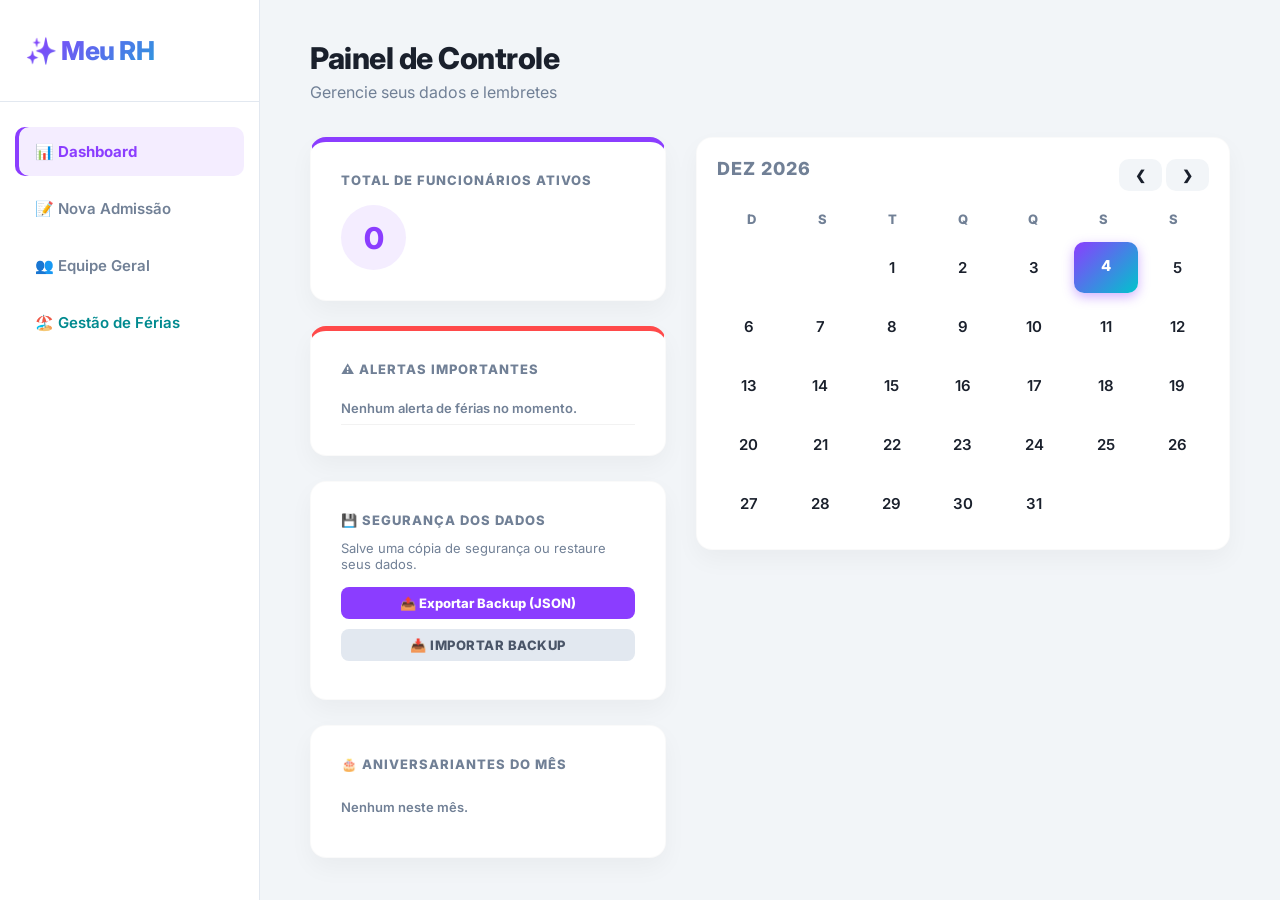
<file: index.html>
<!DOCTYPE html>
<html lang="pt-BR">
<head>
    <meta charset="UTF-8">
    <meta name="viewport" content="width=device-width, initial-scale=1.0">
    <title>Sistema de Gestão RH</title>
    <link href="https://fonts.googleapis.com/css2?family=Inter:wght@400;500;600;700;800&display=swap" rel="stylesheet">
    <link rel="stylesheet" href="style.css">
    <link rel="stylesheet" href="impressao.css" media="print">
</head>
<body>

    <div id="toast-container"></div>

    <aside class="sidebar">
        <div class="logo">
            <h2>✨ Meu RH</h2>
        </div>
        <nav class="menu">
            <button class="menu-item ativo" onclick="mudarAba(event, 'tela-dashboard')">📊 Dashboard</button>
            <button class="menu-item" onclick="mudarAba(event, 'tela-admissao')">📝 Nova Admissão</button>
            <button class="menu-item" onclick="mudarAba(event, 'tela-equipe')">👥 Equipe Geral</button>
            <button class="menu-item" onclick="mudarAba(event, 'tela-ferias')" style="color: #008A8F;">🏖️ Gestão de Férias</button>
        </nav>
    </aside>

    <main class="main-content">

        <!-- DASHBOARD -->
        <section id="tela-dashboard" class="aba ativa">
            <div class="header-tela">
                <h1>Painel de Controle</h1>
                <p>Gerencie seus dados e lembretes</p>
            </div>
            
            <div class="dashboard-grid">
                <div class="coluna-cards">
                    <div class="card card-destaque">
                        <h3>Total de Funcionários Ativos</h3>
                        <div class="numero-circulo circulo-roxo" id="contador-funcionarios">0</div>
                    </div>
                    
                    <div class="card" style="border-top: 5px solid var(--perigo);">
                        <h3>⚠️ Alertas Importantes</h3>
                        <ul id="lista-alertas" class="lista-simples">
                            <li style="color: var(--texto-cinza);">Nenhum alerta no momento.</li>
                        </ul>
                    </div>
                    
                    <div class="card">
                        <h3>💾 Segurança dos Dados</h3>
                        <p style="font-size: 13px; color: #718096; margin-bottom: 15px;">Salve uma cópia de segurança ou restaure seus dados.</p>
                        <div style="display: flex; gap: 10px; flex-direction: column;">
                            <button class="btn-acao" onclick="exportarBackup()" style="background-color: #8B3DFF; color: white; width: 100%;">📤 Exportar Backup (JSON)</button>
                            <label class="btn-acao" style="background-color: #E2E8F0; color: #4A5568; width: 100%; text-align: center; cursor: pointer;">
                                📥 Importar Backup
                                <input type="file" id="importarJson" accept=".json" style="display: none;" onchange="importarBackup(event)">
                            </label>
                        </div>
                    </div>

                    <div class="card">
                        <h3>🎂 Aniversariantes do Mês</h3>
                        <ul id="lista-aniversariantes" class="lista-simples"></ul>
                    </div>
                </div>

                <div class="coluna-ferramentas">
                    <div class="card" style="padding: 20px;">
                        <div class="calendario-header">
                            <h3 id="mes-ano-display" style="font-size: 18px; font-weight: 800;">MÊS ANO</h3>
                            <div>
                                <button class="btn-cal" onclick="mudarMes(-1)">&#10094;</button>
                                <button class="btn-cal" onclick="mudarMes(1)">&#10095;</button>
                            </div>
                        </div>
                        <div class="dias-semana"><span>D</span><span>S</span><span>T</span><span>Q</span><span>Q</span><span>S</span><span>S</span></div>
                        <div id="dias-grid" class="dias-grid"></div>
                    </div>

                    <div class="card" id="painel-notas-dia" style="display: none; border-left: 4px solid #00C4CC;">
                        <div style="display: flex; justify-content: space-between; align-items: center; margin-bottom: 10px;">
                            <h3 id="titulo-notas-dia" style="color: #00C4CC; font-weight: 800;">Anotações</h3>
                            <button onclick="fecharNotasDia()" style="background:none; border:none; cursor:pointer; font-size: 16px;">✖</button>
                        </div>
                        <textarea id="texto-nota-dia"></textarea>
                        <button class="btn-acao btn-editar" onclick="salvarNotaDia()" style="width: 100%; padding: 12px; margin-top: 10px;">Salvar</button>
                    </div>
                </div>
            </div>
        </section>

        <!-- FORMULÁRIO DE ADMISSÃO / EDIÇÃO -->
        <section id="tela-admissao" class="aba">
            <div class="container" style="max-width: 1000px;">
                <h1>Ficha do Colaborador</h1>
                
                <div class="form-tabs" style="display: flex; gap: 10px; margin-bottom: 20px; border-bottom: 1px solid var(--borda); padding-bottom: 10px; overflow-x: auto;">
                    <button type="button" class="btn-form-tab ativo" onclick="mudarAbaForm('tab-dados')">Dados Gerais</button>
                    <button type="button" class="btn-form-tab" onclick="mudarAbaForm('tab-ferias')">Controle de Férias e 13º</button>
                    <button type="button" class="btn-form-tab" onclick="mudarAbaForm('tab-notas')">Notas Internas</button>
                </div>

                <form id="formFuncionario">
                    <!-- ABA: DADOS GERAIS -->
                    <div id="tab-dados" class="form-tab-content" style="display: grid; grid-template-columns: 1fr 1fr; gap: 20px;">
                        <h3 class="form-section-title">👤 Dados Pessoais</h3>
                        <div class="form-group full-width"><label for="nome">Nome Completo</label><input type="text" id="nome" required></div>
                        <div class="form-group"><label for="dataNascimento">Data de Nascimento</label><input type="date" id="dataNascimento" required></div>
                        <div class="form-group"><label for="cpf">CPF</label><input type="text" id="cpf" required maxlength="14"></div>
                        <div class="form-group"><label for="nomeMae">Nome da Mãe</label><input type="text" id="nomeMae"></div>
                        <div class="form-group"><label for="nomePai">Nome do Pai</label><input type="text" id="nomePai"></div>

                        <h3 class="form-section-title">📍 Endereço</h3>
                        <div class="form-group"><label for="cep">CEP</label><input type="text" id="cep" maxlength="9" onblur="buscarCEP(this.value)" placeholder="00000-000"></div>
                        <div class="form-group"><label for="logradouro">Rua / Logradouro</label><input type="text" id="logradouro"></div>
                        <div style="display: flex; gap: 10px;" class="form-group full-width box-endereco-flex">
                            <div style="flex: 1;"><label for="numeroEnd">Número</label><input type="text" id="numeroEnd"></div>
                            <div style="flex: 2;"><label for="bairro">Bairro</label><input type="text" id="bairro"></div>
                            <div style="flex: 2;"><label for="cidade">Cidade</label><input type="text" id="cidade"></div>
                            <div style="flex: 1;"><label for="uf">UF</label><input type="text" id="uf" maxlength="2"></div>
                        </div>

                        <h3 class="form-section-title">📄 Documentos</h3>
                        <div class="form-group"><label for="rg">RG</label><input type="text" id="rg"></div>
                        <div class="form-group"><label for="pis">PIS</label><input type="text" id="pis"></div>
                        <div class="form-group"><label for="reservista">Certif. Reservista</label><input type="text" id="reservista"></div>
                        <div class="form-group"><label for="ctpsNumero">CTPS (Nº / Série-UF)</label>
                            <div style="display: flex; gap: 10px;">
                                <input type="text" id="ctpsNumero" style="flex: 2;">
                                <input type="text" id="ctpsSerie" style="flex: 1;" placeholder="Série">
                            </div>
                        </div>
                        <div class="form-group"><label for="eleitorNumero">Tít. Eleitor (Nº - Zona/Seção)</label>
                            <div style="display: flex; gap: 10px;">
                                <input type="text" id="eleitorNumero" style="flex: 2;">
                                <input type="text" id="eleitorZona" style="flex: 1;" placeholder="Zona">
                                <input type="text" id="eleitorSecao" style="flex: 1;" placeholder="Seção">
                            </div>
                        </div>

                        <h3 class="form-section-title">💼 Contrato</h3>
                        <div class="form-group"><label for="dataAdmissao">Data de Admissão</label><input type="date" id="dataAdmissao" required></div>
                        <div class="form-group"><label for="statusFunc">Status</label>
                            <select id="statusFunc" required onchange="verificarStatus()">
                                <option value="Ativo">Ativo</option><option value="Férias">De Férias</option><option value="Afastado">Afastado</option><option value="Demitido">Demitido</option>
                            </select>
                        </div>
                        <div class="form-group full-width box-demissao" id="boxDemissao"><label for="dataDemissao" style="color: #B23434;">Data de Demissão</label><input type="date" id="dataDemissao"></div>
                        <div class="form-group"><label for="departamento">Departamento</label><input type="text" id="departamento" required></div>
                        <div class="form-group"><label for="cargo">Cargo</label><input type="text" id="cargo" required></div>
                        <div class="form-group full-width"><label for="salario">Salário Bruto</label><input type="text" id="salario" required></div>

                        <h3 class="form-section-title">🏦 Dados Bancários</h3>
                        <div class="form-group"><label for="banco">Banco / Agência</label>
                            <div style="display: flex; gap: 10px;">
                                <input type="text" id="banco" placeholder="Ex: Itaú" style="flex: 2;">
                                <input type="text" id="agencia" placeholder="Agência" style="flex: 1;">
                            </div>
                        </div>
                        <div class="form-group"><label for="conta">Conta / PIX</label>
                            <div style="display: flex; gap: 10px;">
                                <input type="text" id="conta" placeholder="Conta" style="flex: 1;">
                                <input type="text" id="chavePix" placeholder="Chave PIX" style="flex: 1;">
                            </div>
                        </div>

                        <h3 class="form-section-title">👨‍👩‍👧‍👦 Dependentes</h3>
                        <div class="form-group full-width" id="lista-dependentes-container"></div>
                        <button type="button" class="btn-acao btn-perfil" onclick="adicionarDependente()" style="grid-column: span 2; padding: 12px;">+ Adicionar Dependente</button>

                        <h3 class="form-section-title">📎 Anexos</h3>
                        <div class="form-group"><label for="docRG">Cópia RG/CPF (Img/PDF)</label><input type="file" id="docRG"></div>
                        <div class="form-group"><label for="docCTPS">Cópia CTPS (Img/PDF)</label><input type="file" id="docCTPS"></div>
                    </div>

                    <!-- ABA: FÉRIAS E 13º -->
                    <div id="tab-ferias" class="form-tab-content" style="display: none; grid-template-columns: 1fr 1fr; gap: 20px;">
                        <div class="card card-destaque" style="grid-column: span 2; border-top-color: var(--secundaria);">
                            <h3 style="color: var(--secundaria); font-size: 16px; margin-bottom: 5px;">Atenção: A nova Gestão de Férias!</h3>
                            <p style="font-size: 14px; color: #718096; line-height: 1.5;">O agendamento e desconto automático de dias de férias foi movido para a nova aba <strong>🏖️ Gestão de Férias</strong> no menu lateral. Use lá para lançar os dias tirados e ter a matemática automática!</p>
                        </div>

                        <h3 class="form-section-title">💰 13º Salário</h3>
                        <div class="form-group">
                            <label for="decimoStatus">Antecipação (1ª Parcela)</label>
                            <select id="decimoStatus">
                                <option value="Não Solicitado">Não Solicitado / Não Pago</option>
                                <option value="Pago nas Férias">Pago junto com Férias</option>
                                <option value="Adiantado (Novembro)">Adiantamento Pago</option>
                            </select>
                        </div>
                        <div class="form-group">
                            <label for="decimoValorAdiantado">Valor Adiantado (R$)</label>
                            <input type="text" id="decimoValorAdiantado" placeholder="R$ 0,00" oninput="formatarMoeda(event)">
                        </div>
                    </div>

                    <!-- ABA: NOTAS INTERNAS -->
                    <div id="tab-notas" class="form-tab-content" style="display: none; grid-template-columns: 1fr; gap: 20px;">
                        <h3 class="form-section-title">📝 Anotações do RH</h3>
                        <div class="form-group full-width">
                            <textarea id="notasInternas" rows="12" style="width: 100%; padding: 15px; border: 2px solid var(--borda); border-radius: 8px; font-size: 14px; outline: none; resize: vertical;" placeholder="Anotações internas..."></textarea>
                        </div>
                    </div>

                    <button type="submit" class="btn-cadastrar" id="btnSubmit" style="grid-column: span 2; margin-top: 30px;">✨ Salvar Ficha Completa</button>
                </form>
            </div>
        </section>

        <!-- NOVA ABA: GESTÃO DE FÉRIAS -->
        <section id="tela-ferias" class="aba">
            <div class="table-container" style="max-width: 1200px;">
                <div class="header-tabela-flex">
                    <h2>Controle e Histórico de Férias</h2>
                    <div class="busca-container">
                        <input type="text" id="inputBuscaFerias" placeholder="🔍 Buscar colaborador..." onkeyup="filtrarTabelaFerias()">
                    </div>
                </div>
                
                <div style="display: flex; gap: 15px; margin-bottom: 20px; font-size: 13px; font-weight: bold; flex-wrap: wrap;">
                    <span style="padding: 5px 10px; background: #E6FAFB; color: #008A8F; border-radius: 20px;">🟢 No Prazo</span>
                    <span style="padding: 5px 10px; background: #FFF6E5; color: #B27B16; border-radius: 20px;">🟡 Vence em < 90 dias</span>
                    <span style="padding: 5px 10px; background: #FFF0F0; color: #B23434; border-radius: 20px;">🔴 Vencidas (Risco)</span>
                    <span style="padding: 5px 10px; background: #EBF4FF; color: #1E3A8A; border-radius: 20px;">🔵 Em Gozo (Viajando)</span>
                </div>

                <table id="tabelaFerias">
                    <thead>
                        <tr>
                            <th>Farol</th>
                            <th>Colaborador</th>
                            <th>Período Aquisitivo</th>
                            <th>Dias Restantes</th>
                            <th>Ações</th>
                        </tr>
                    </thead>
                    <tbody></tbody>
                </table>
            </div>

            <!-- Modal de Lançamento de Férias -->
            <div id="modal-ferias" onclick="if(event.target == this) fecharModalFerias()" style="display: none; position: fixed; top: 0; left: 0; width: 100%; height: 100%; background: rgba(0,0,0,0.6); z-index: 1000; align-items: center; justify-content: center; cursor: pointer;">
                <div class="card" style="width: 100%; max-width: 500px; position: relative;">
                    <button onclick="fecharModalFerias()" style="position: absolute; right: 20px; top: 20px; background: none; border: none; font-size: 20px; cursor: pointer; color: var(--texto-cinza);">✖</button>
                    <h2 style="margin-bottom: 5px;">Lançar Férias</h2>
                    <p id="modal-ferias-nome" style="color: var(--primaria); font-weight: bold; margin-bottom: 20px; font-size: 18px;"></p>
                    <input type="hidden" id="modal-ferias-id">
                    
                    <div style="display: flex; justify-content: space-between; background: #f8fafc; padding: 15px; border-radius: 8px; margin-bottom: 20px;">
                        <span>Saldo Total Disponível:</span>
                        <strong id="modal-dias-haver" style="font-size: 18px; color: var(--secundaria);">30</strong>
                    </div>

                    <div style="display: flex; gap: 10px; margin-bottom: 15px;">
                        <div class="form-group" style="flex: 1;">
                            <label>Data de Saída</label>
                            <input type="date" id="modal-saida" onchange="calcularDiasModal()">
                        </div>
                        <div class="form-group" style="flex: 1;">
                            <label>Retorno ao Trabalho</label>
                            <input type="date" id="modal-retorno" onchange="calcularDiasModal()">
                        </div>
                    </div>
                    <div class="form-group" style="margin-bottom: 20px;">
                        <label>Dias a Descontar (Calculado Automático)</label>
                        <input type="number" id="modal-dias" disabled style="background: #E2E8F0; font-weight: bold; font-size: 18px; color: var(--texto-escuro);">
                    </div>
                    <button class="btn-cadastrar" style="width: 100%;" onclick="salvarAgendamentoFerias()">💾 Salvar e Descontar Dias</button>
                    
                    <h3 style="margin-top: 30px; font-size: 15px; color: var(--texto-cinza); border-bottom: 1px solid var(--borda); padding-bottom: 5px;">Histórico de Folgas (Este Ano)</h3>
                    <ul id="modal-historico" class="lista-simples" style="max-height: 150px; overflow-y: auto; font-size: 13px;"></ul>
                </div>
            </div>
        </section>

        <!-- EQUIPE -->
        <section id="tela-equipe" class="aba">
            <div class="table-container">
                <div class="header-tabela-flex">
                    <h2>Quadro Geral de Funcionários</h2>
                    <div class="busca-container"><input type="text" id="inputBusca" placeholder="🔍 Pesquisar por nome ou CPF..." onkeyup="filtrarTabela()"></div>
                    <button class="btn-acao" onclick="exportarListaCSV()" style="background-color: #00C4CC; color: white;">📥 Exportar Excel</button>
                </div>
                <table id="tabelaFuncionarios">
                    <thead><tr><th>Status</th><th>Nome / Cargo</th><th>Ações</th></tr></thead>
                    <tbody></tbody>
                </table>
            </div>
        </section>

        <!-- PERFIL IMPRESSAO -->
        <section id="tela-perfil" class="aba">
            <div class="header-tela cabecalho-perfil">
                <button class="btn-acao btn-voltar" onclick="mudarAba(null, 'tela-equipe')">← Voltar</button>
                <button class="btn-acao btn-imprimir" onclick="window.print()" style="margin-top: 0;">🖨️ Imprimir Ficha</button>
            </div>
            <div class="container" id="conteudo-perfil" style="margin-top: 20px; max-width: 1000px;"></div>
        </section>

    </main>

    <!-- OS 4 ARQUIVOS DE JAVASCRIPT: -->
    <script src="utils.js"></script>
    <script src="storage.js"></script>
    <script src="ferias.js"></script>
    <script src="admissao.js"></script>
</body>
</html>
</file>
<file: style.css>
:root {
    --bg-fundo: #F2F5F8;
    --bg-card: #FFFFFF;
    --sidebar-bg: #FFFFFF;
    --primaria: #8B3DFF;
    --primaria-hover: #7224e0;
    --secundaria: #00C4CC;
    --alerta: #FFB020;
    --perigo: #FF4A4A;
    --texto-escuro: #1A202C;
    --texto-cinza: #718096;
    --borda: #E2E8F0;
    --gradient-principal: linear-gradient(135deg, #8B3DFF 0%, #00C4CC 100%);
    --raio-card: 16px;
    --raio-btn: 10px;
    --sombra-card: 0 10px 25px rgba(0, 0, 0, 0.04);
    --sombra-glow: 0 8px 20px rgba(139, 61, 255, 0.3);
}

* { box-sizing: border-box; margin: 0; padding: 0; font-family: 'Inter', sans-serif; }
body { background-color: var(--bg-fundo); color: var(--texto-escuro); display: flex; min-height: 100vh; font-size: 15px; }

::-webkit-scrollbar { width: 8px; height: 8px; }
::-webkit-scrollbar-track { background: transparent; }
::-webkit-scrollbar-thumb { background: #cbd5e1; border-radius: 10px; }

.sidebar { width: 260px; background-color: var(--sidebar-bg); display: flex; flex-direction: column; border-right: 1px solid var(--borda); z-index: 10; }
.logo { padding: 35px 25px; text-align: left; border-bottom: 1px solid var(--borda); }
.logo h2 { font-size: 26px; font-weight: 800; background: var(--gradient-principal); -webkit-background-clip: text; -webkit-text-fill-color: transparent; margin: 0; }
.menu { display: flex; flex-direction: column; padding: 25px 15px; gap: 8px; }
.menu-item { background: transparent; border: none; color: var(--texto-cinza); padding: 15px 20px; text-align: left; font-size: 15px; font-weight: 600; border-radius: var(--raio-btn); cursor: pointer; transition: all 0.2s ease; }
.menu-item:hover { background-color: var(--bg-fundo); color: var(--texto-escuro); }
.menu-item.ativo { background-color: #F4EDFF; color: var(--primaria); font-weight: 700; box-shadow: inset 4px 0 0 var(--primaria); }

.main-content { flex: 1; padding: 40px 50px; height: 100vh; overflow-y: auto; }
.aba { display: none; animation: fadeIn 0.4s ease forwards; opacity: 0; }
.aba.ativa { display: block; }
@keyframes fadeIn { from { opacity: 0; transform: translateY(10px); } to { opacity: 1; transform: translateY(0); } }

.header-tela { margin-bottom: 35px; }
.header-tela h1 { color: var(--texto-escuro); font-weight: 800; font-size: 30px; margin-bottom: 6px; letter-spacing: -0.5px; }
.header-tela p { color: var(--texto-cinza); font-size: 16px; }

.dashboard-grid { display: flex; gap: 30px; align-items: flex-start; }
.coluna-cards { display: flex; flex-direction: column; gap: 25px; flex: 1; }
.coluna-ferramentas { display: flex; flex-direction: column; gap: 25px; flex: 1.5; }

.card { background: var(--bg-card); padding: 30px; border-radius: var(--raio-card); box-shadow: var(--sombra-card); transition: transform 0.3s; border: 1px solid rgba(0,0,0,0.02); }
.card:hover { transform: translateY(-3px); }
.card-destaque { border-top: 5px solid var(--primaria); }
.card h3 { font-size: 13px; color: var(--texto-cinza); margin-bottom: 12px; text-transform: uppercase; letter-spacing: 1px; font-weight: 800; }

.numero-circulo { display: inline-flex; align-items: center; justify-content: center; width: 65px; height: 65px; border-radius: 50%; font-size: 30px; font-weight: 800; margin-top: 5px; }
.circulo-roxo { background-color: #F4EDFF; color: var(--primaria); }

.lista-simples { list-style: none; margin-top: 15px; }
.lista-simples li { padding: 12px 0; border-bottom: 1px solid var(--borda); color: var(--texto-escuro); font-weight: 600; display: flex; align-items: center; gap: 8px; font-size: 13px;}
.lista-simples li:last-child { border-bottom: none; }
#lista-alertas li { padding: 8px 0; border-bottom: 1px solid rgba(0,0,0,0.05); }

.calendario-header { display: flex; justify-content: space-between; align-items: center; margin-bottom: 20px; }
.btn-cal { background: var(--bg-fundo); border: none; padding: 8px 16px; border-radius: var(--raio-btn); cursor: pointer; color: var(--texto-escuro); font-weight: bold; transition: 0.2s; }
.btn-cal:hover { background: #E2E8F0; }
.dias-semana { display: grid; grid-template-columns: repeat(7, 1fr); text-align: center; font-weight: 800; color: var(--texto-cinza); margin-bottom: 15px; font-size: 13px; letter-spacing: 0.5px; }
.dias-grid { display: grid; grid-template-columns: repeat(7, 1fr); gap: 8px; }
.dia-cal { padding: 14px 5px; text-align: center; border-radius: var(--raio-btn); cursor: pointer; font-size: 15px; color: var(--texto-escuro); font-weight: 600; transition: all 0.2s; position: relative; border: 2px solid transparent; }
.dia-cal:hover:not(.dia-vazio) { border-color: var(--secundaria); background-color: #E6FAFB; color: var(--secundaria); }
.dia-vazio { cursor: default; }
.dia-hoje { background: var(--gradient-principal); color: white !important; font-weight: 800; box-shadow: 0 4px 12px rgba(139, 61, 255, 0.4); border: none; }
.dia-hoje:hover:not(.dia-vazio) { opacity: 0.9; }
.dia-feriado { color: var(--perigo); font-weight: 800; background-color: #FFF0F0; }
.tem-nota::after { content: ''; position: absolute; bottom: 4px; left: 50%; transform: translateX(-50%); width: 6px; height: 6px; background-color: var(--secundaria); border-radius: 50%; }

#texto-nota-dia { width: 100%; min-height: 100px; padding: 12px; border: 1px solid var(--borda); border-radius: 8px; resize: vertical; outline: none; margin-bottom: 10px; }
#texto-nota-dia:focus { border-color: var(--secundaria); box-shadow: 0 0 0 3px rgba(0, 196, 204, 0.15); }

.container, .table-container { background-color: var(--bg-card); padding: 40px; border-radius: var(--raio-card); box-shadow: var(--sombra-card); width: 100%; max-width: 900px; border: 1px solid rgba(0,0,0,0.02); margin: 0 auto; }
.table-container { max-width: 100%; }

h1, h2 { color: var(--texto-escuro); font-weight: 800; margin-bottom: 30px; letter-spacing: -0.5px; }

form { display: grid; grid-template-columns: 1fr 1fr; gap: 20px; }
.form-group { display: flex; flex-direction: column; }
.full-width { grid-column: span 2; }
label { margin-bottom: 8px; font-weight: 800; font-size: 12px; color: var(--texto-cinza); text-transform: uppercase; letter-spacing: 0.5px; }

input[type="text"], input[type="number"], input[type="date"], input[type="file"], select, textarea { width: 100%; padding: 14px 16px; border: 2px solid var(--bg-fundo); border-radius: var(--raio-btn); font-size: 14px; background-color: var(--bg-fundo); transition: all 0.2s; color: var(--texto-escuro); font-weight: 500;}
input:focus, select:focus, textarea:focus { outline: none; border-color: var(--primaria); background-color: var(--bg-card); box-shadow: 0 0 0 4px rgba(139, 61, 255, 0.1); }
input[type="file"] { padding: 10px; cursor: pointer; }
input[type="file"]::file-selector-button { background-color: white; border: 1px solid var(--borda); padding: 8px 16px; border-radius: 6px; color: var(--texto-escuro); font-weight: 700; cursor: pointer; margin-right: 15px; transition: 0.2s; box-shadow: 0 2px 4px rgba(0,0,0,0.02); }

.form-section-title { grid-column: span 2; margin-top: 15px; margin-bottom: 5px; color: var(--primaria); font-size: 18px; border-bottom: 2px solid var(--bg-fundo); padding-bottom: 10px; }

.box-demissao { display: none; background: #FFF0F0; padding: 15px; border-radius: 8px; border: 1px solid #FCD6D6; }
.dependente-item { display: flex; gap: 15px; align-items: flex-end; margin-bottom: 15px; background: var(--bg-fundo); padding: 15px; border-radius: 8px; border: 1px solid var(--borda); }

.btn-form-tab { background: transparent; border: none; padding: 10px 15px; font-size: 14px; font-weight: 700; color: var(--texto-cinza); cursor: pointer; border-bottom: 3px solid transparent; transition: 0.2s; white-space: nowrap; }
.btn-form-tab:hover { color: var(--primaria); }
.btn-form-tab.ativo { color: var(--primaria); border-bottom-color: var(--primaria); }

.btn-cadastrar, .btn-imprimir { grid-column: span 2; margin-top: 10px; padding: 18px; background: var(--gradient-principal); color: white; border: none; border-radius: var(--raio-btn); font-size: 16px; font-weight: 800; cursor: pointer; transition: all 0.2s; box-shadow: var(--sombra-glow); }
.btn-cadastrar:hover, .btn-imprimir:hover { transform: translateY(-2px); box-shadow: 0 12px 25px rgba(139, 61, 255, 0.4); opacity: 0.95; }

.acoes-container { display: flex; gap: 10px; flex-wrap: wrap; }
.btn-acao { padding: 8px 16px; border: none; border-radius: 8px; font-size: 13px; font-weight: 800; cursor: pointer; transition: all 0.2s; }
.btn-acao:hover { transform: translateY(-1px); }

.btn-perfil { background-color: #E6FAFB; color: #008A8F; } .btn-perfil:hover { background-color: #CCF4F5; }
.btn-editar { background-color: #FFF6E5; color: #B27B16; } .btn-editar:hover { background-color: #FEE7BA; }
.btn-excluir { background-color: #FFF0F0; color: #B23434; } .btn-excluir:hover { background-color: #FCD6D6; }
.btn-voltar { background-color: var(--bg-fundo); color: var(--texto-escuro); padding: 12px 20px; font-size: 14px; } .btn-voltar:hover { background-color: #E2E8F0; }

.badge { padding: 6px 14px; border-radius: 20px; font-size: 12px; font-weight: 800; display: inline-block; text-transform: uppercase; letter-spacing: 0.5px; }
.badge-Ativo { background-color: #E6FAFB; color: #008A8F; }
.badge-Férias { background-color: #FFF6E5; color: #B27B16; }
.badge-Afastado { background-color: #FFF0F0; color: #B23434; }
.badge-Demitido { background-color: #FFF0F0; color: #B23434; border: 1px solid #B23434; }

.header-tabela-flex { display: flex; justify-content: space-between; align-items: center; margin-bottom: 25px; gap: 15px; flex-wrap: wrap; }
.busca-container { flex: 1; max-width: 400px; }
#inputBusca, #inputBuscaFerias { width: 100%; padding: 12px 20px; border-radius: 25px; border: 2px solid var(--borda); background-color: var(--bg-fundo); font-size: 14px; transition: 0.3s; }
#inputBusca:focus, #inputBuscaFerias:focus { border-color: var(--primaria); background-color: white; outline: none; box-shadow: 0 4px 12px rgba(139, 61, 255, 0.1); }

table { width: 100%; border-collapse: separate; border-spacing: 0; margin-top: 10px; min-width: 800px; }
th, td { padding: 18px 15px; text-align: left; border-bottom: 1px solid var(--borda); font-size: 14px; color: var(--texto-escuro); font-weight: 500;}
th { background-color: #F4EDFF; color: var(--primaria); font-weight: 800; text-transform: uppercase; font-size: 12px; letter-spacing: 0.5px; border-top: none; border-bottom: none; }
th:first-child { border-top-left-radius: 10px; border-bottom-left-radius: 10px;}
th:last-child { border-top-right-radius: 10px; border-bottom-right-radius: 10px;}
tr:hover td { background-color: var(--bg-fundo); }

#toast-container { position: fixed; top: 20px; right: 20px; z-index: 9999; display: flex; flex-direction: column; gap: 10px; }
.toast { background: white; color: var(--texto-escuro); padding: 16px 25px; border-radius: 10px; box-shadow: 0 10px 30px rgba(0,0,0,0.1); border-left: 5px solid var(--primaria); font-weight: 600; display: flex; align-items: center; gap: 10px; animation: slideIn 0.3s ease forwards; transition: opacity 0.5s; }
@keyframes slideIn { from { transform: translateX(100%); opacity: 0; } to { transform: translateX(0); opacity: 1; } }
.toast.success { border-left-color: var(--secundaria); }
.toast.error { border-left-color: var(--perigo); }

.perfil-grid { display: grid; grid-template-columns: repeat(auto-fit, minmax(200px, 1fr)); gap: 20px; margin-bottom: 30px; }
.perfil-info { background: var(--bg-fundo); padding: 20px; border-radius: var(--raio-card); }
.perfil-info strong { color: var(--texto-cinza); font-size: 12px; text-transform: uppercase; letter-spacing: 0.5px; display: block; margin-bottom: 5px; font-weight: 800;}
.perfil-info p { font-size: 16px; color: var(--texto-escuro); font-weight: 800; margin: 0; }

.area-documentos-perfil { margin-top: 25px; padding: 30px; border: 2px dashed #CBD5E1; border-radius: var(--raio-card); background-color: var(--bg-card); }
.area-documentos-perfil strong { font-size: 15px; text-transform: uppercase; letter-spacing: 0.5px; font-weight: 800; color: var(--primaria);}
.doc-item { display: flex; justify-content: space-between; align-items: center; background: var(--bg-fundo); padding: 16px 20px; border-radius: 10px; margin-top: 15px; border: none; font-weight: 600;}

.print-header-oficial, .print-signatures-oficial, .print-only { display: none; }

@media (max-width: 1024px) { .dashboard-grid { flex-direction: column; } .sidebar { width: 220px; } }
@media (max-width: 768px) { body { flex-direction: column; } .sidebar { width: 100%; height: auto; flex-direction: row; justify-content: space-between; align-items: center; padding: 0 20px; } .logo { border: none; padding: 20px 0; } .menu { flex-direction: row; padding: 0; overflow-x: auto; } .main-content { padding: 20px; } form { grid-template-columns: 1fr; } .full-width, .btn-cadastrar, .form-section-title { grid-column: span 1; } .table-container { overflow-x: auto; padding: 20px; } .dependente-item { flex-direction: column; align-items: stretch;} .btn-remover-dep { width: 100%; } .box-endereco-flex { flex-direction: column; } }
</file>
<file: impressao.css>
@page { margin: 1cm; }
body { background-color: white !important; color: black !important; font-size: 12pt !important; }

.sidebar, .cabecalho-perfil, .acoes-container, .busca-container, #toast-container, button, .hide-on-print { display: none !important; }

.main-content { padding: 0 !important; width: 100% !important; overflow: visible !important; height: auto !important; }
.aba { display: none !important; } 
#tela-perfil { display: block !important; }
.container { box-shadow: none !important; border: none !important; padding: 0 !important; max-width: 100% !important; }

.print-header-oficial { display: block !important; }
.print-signatures-oficial { display: flex !important; justify-content: space-around; margin-top: 50px; page-break-inside: avoid; }
.linha-assinatura { text-align: center; width: 40%; }
.linha-assinatura hr { border: none; border-top: 1px solid black; margin-bottom: 5px; }
.linha-assinatura p { font-size: 12px; font-weight: bold; margin: 0; }

.web-cabecalho-perfil { display: none !important; }
.print-only { display: block !important; font-size: 16pt; margin-bottom: 10px !important;}
.print-section-title { color: black !important; border-bottom: 1px solid black; margin-bottom: 5px !important; margin-top: 15px !important; font-size: 14pt !important; padding-bottom: 2px;}

.print-grid { display: grid; gap: 0 !important; border-top: 1px solid black; border-left: 1px solid black; margin-bottom: 10px !important;}
.print-box { border-bottom: 1px solid black !important; border-right: 1px solid black !important; border-radius: 0 !important; padding: 5px 8px !important; background: transparent !important; page-break-inside: avoid;}
.print-box strong { color: black !important; font-size: 9pt !important; display: block; margin-bottom: 2px;}
.print-box p, .print-box li { font-size: 11pt !important; color: black !important; font-weight: normal !important; margin:0;}
.print-box ul { padding-left: 0; margin: 0; list-style-type: none;}
</file>
